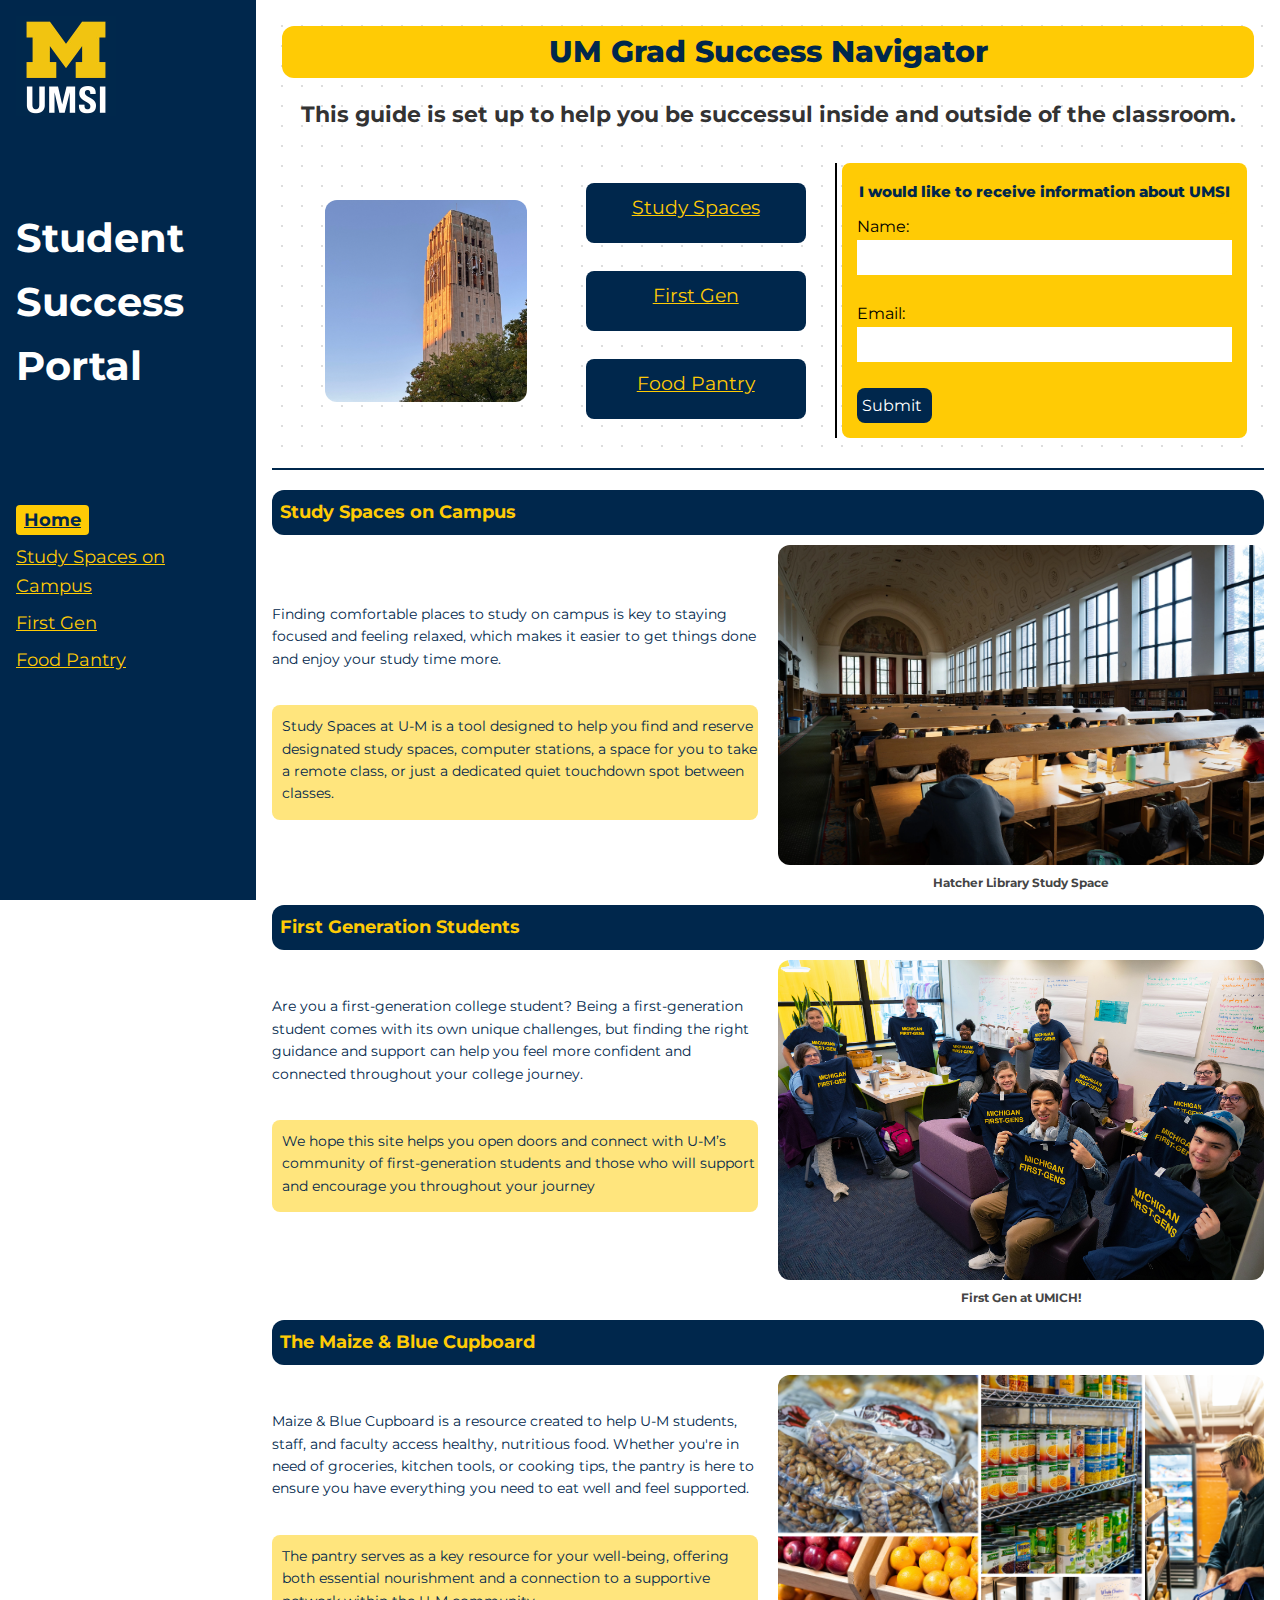
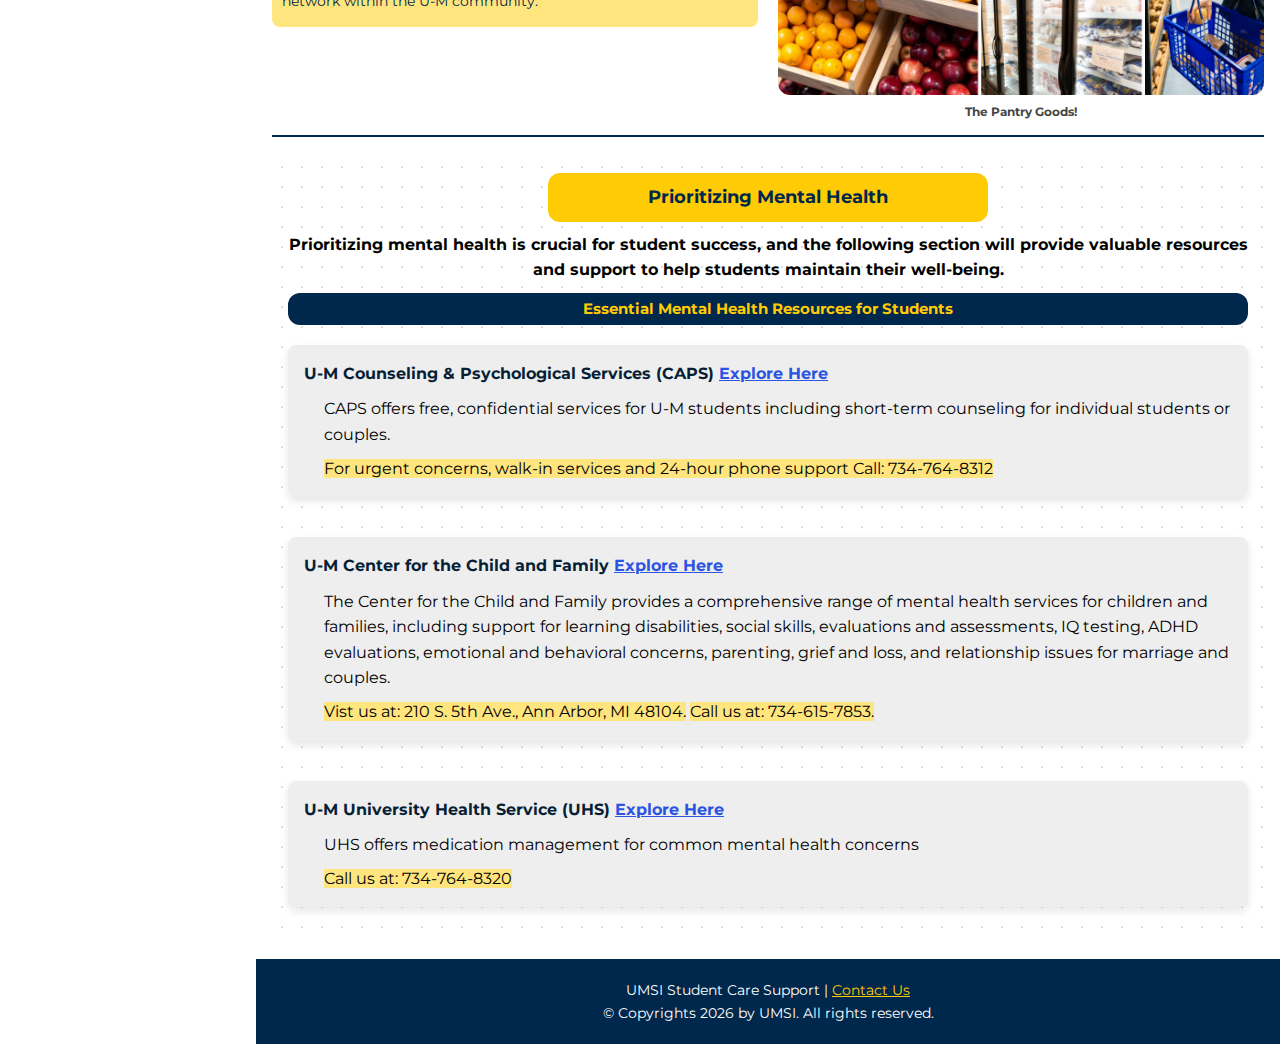
<file: index.html>
<!DOCTYPE html>
<html lang="en">
<head>
    <meta charset="UTF-8">
    <meta name="viewport" content="width=device-width, initial-scale=1.0">
    <link rel="stylesheet" href="css/reset.css">
    <link rel="stylesheet" href="css/style.css">
    <link href="https://fonts.googleapis.com/css2?family=Montserrat:wght@400;700&display=swap" rel="stylesheet">
    <title>Student Success Portal</title>
</head>
<body>
    <a href = "#main" class="skip">Skip to Main Content</a>
    <header>
        <img src="images/UMSI_signature_vertical_informal_solidblue.jpg" alt="UMSI Logo">
        <h1>Student Success Portal</h1>
        <div class="header">
            <label for="toggle" class="toggleBtn">&#9776;</label>
            <input type="checkbox" id="toggle">
            <ul class="navbar">
                <li><a href = "index.html" class="active" aria-current="page">Home</a></li>
                <li><a href = "Study_Spaces.html">Study Spaces on Campus</a></li>
                <li><a href = "First_Gen.html">First Gen</a></li>
                <li><a href = "Food_Pantry.html">Food Pantry</a></li>
            </ul>
        </div>
    </header>
    <main id="main">
        <section class="success">
            <h1>UM Grad Success Navigator</h1>
            <p>This guide is set up to help you be successul inside and outside of the classroom.</p>
            <img src="images/rack.png" alt="UM Clock Tower">
            <ol>
                <li><a href = "Study_Spaces.html">Study Spaces</a></li>
                <li><a href = "First_Gen.html">First Gen</a></li>
                <li><a href = "Food_Pantry.html">Food Pantry</a></li>
            </ol>
            <div class="vertical-line"></div>
            <form action="https://formspree.io/f/xdkogzwe" method="post">
                <h1>I would like to receive information about UMSI</h1>
                <label for="name">Name:</label>
                <input type="text" id="name" name="name" required><br><br>

                <label for="email">Email:</label>
                <input type="email" id="email" name="email" required><br><br>
                <input type="submit" value="Submit" class="submit">
            </form>
        </section>
        <hr>
        <section class="home_section">
            <h2>Study Spaces on Campus</h2>
            <article>
                <p>Finding comfortable places to study on campus is key to staying focused and feeling relaxed, which makes it easier to get things done and enjoy your study time more.</p>
                <figure>
                    <img src="images/MCOMMONS-DSC01659.jpg" width="1000" alt="Students study for exams in a crowded Hatcher Reference Room.">  <!-- Description and photo from the umich digital asset portal https://digitalassets.umich.edu/portals/djppo6wi/SI539AssetPortal -->
                    <figcaption>Hatcher Library Study Space</figcaption>
                </figure>
                <p>Study Spaces at U-M is a tool designed to help you find and reserve designated study spaces, computer stations, a space for you to take a remote class, or just a dedicated quiet touchdown spot between classes.</p>
                <!-- ^ Description from the umich study spaces website: https://studyspaces.umich.edu/ -->
            </article>
        </section>
        <section class="home_section">
            <h2>First Generation Students</h2>
            <article>
                <p>Are you a first-generation college student? Being a first-generation student comes with its own unique challenges, but finding the right guidance and support can help you feel more confident and connected throughout your college journey.</p>
                <figure>
                    <img src="images/first_gen_tshirts.png" width="1000" alt="A group of students all holding up t-shirts that say 'Michigan First-Gens'."> <!-- Photo from the umich First-Gen website https://firstgen.umich.edu/-->
                    <figcaption>First Gen at UMICH!</figcaption>
                </figure>
                <p>We hope this site helps you open doors and connect with U-M’s community of first-generation students and those who will support and encourage you throughout your journey</p>
            </article>
        </section>
        <section class="home_section">
            <h2>The Maize & Blue Cupboard</h2>
            <article>
                <p>Maize & Blue Cupboard is a resource created to help U-M students, staff, and faculty access healthy, nutritious food. Whether you're in need of groceries, kitchen tools, or cooking tips, the pantry is here to ensure you have everything you need to eat well and feel supported.</p>
                <figure>
                    <img src="images/pantry_collage.png" width="1000" alt="A collage of the different foods, pantry items, and set-up of the Maise & Blue Cupboard."> <!-- Photo from the Maize & Blue Cupboard website https://mbc.studentlife.umich.edu/-->
                    <figcaption>The Pantry Goods!</figcaption>
              </figure>
                <p>The pantry serves as a key resource for your well-being, offering both essential nourishment and a connection to a supportive network within the U-M community.</p>
            </article>
        </section>
        <hr>
        <section class="mental-health">
            <h2>Prioritizing Mental Health</h2>
            <p>Prioritizing mental health is crucial for student success, and the following section will provide valuable resources and support to help students maintain their well-being.</p>
            <article>
                <h3>Essential Mental Health Resources for Students</h3>
                <div class="box">
                    <h4>U-M Counseling & Psychological Services (CAPS) <a href="https://caps.umich.edu/">Explore Here </a></h4>
                    <ul>
                        <li>CAPS offers free, confidential services for U-M students including short-term counseling for individual students or couples.</li>  <!-- ^ Description from the umich CAPS website: https://caps.umich.edu/ -->
                        <li class="contact-info">For urgent concerns, walk-in services and 24-hour phone support Call: 734-764-8312</li>
                    </ul>
                </div>
                <div class="box">
                    <h4>U-M Center for the Child and Family  <a href="https://mari.umich.edu/uccf">Explore Here </a> </h4>
                    <ul>
                        <li>The Center for the Child and Family provides a comprehensive range of mental health services for children and families, including support for learning disabilities, social skills, evaluations and assessments, IQ testing, ADHD evaluations, emotional and behavioral concerns, parenting, grief and loss, and relationship issues for marriage and couples.</li>
                        <li class="contact-info">Vist us at: 210 S. 5th Ave., Ann Arbor, MI 48104.</li>
                        <li class="contact-info">Call us at: 734-615-7853.</li>
                    </ul>
                </div>
                <div class="box">
                    <h4>U-M University Health Service (UHS) <a href="https://uhs.umich.edu/mentalhealthsvcs">Explore Here </a></h4>
                    <ul>
                        <li>UHS offers medication management for common mental health concerns</li>
                        <li class="contact-info">Call us at: 734-764-8320</li>
                    </ul>
                </div>
            </article>
        </section>
    </main>
    <footer>
        <p>UMSI Student Care Support | <a href="https://www.si.umich.edu/student-experience/academic-success/umsi-student-care-report-and-student-support-resources">Contact Us </a></p>
        <p>© Copyrights <span id="year"></span> by UMSI. All rights reserved.</p>
    </footer>
    <script>
        document.getElementById("year").innerHTML = new Date().getFullYear();
    </script>
</body>
</html>
</file>
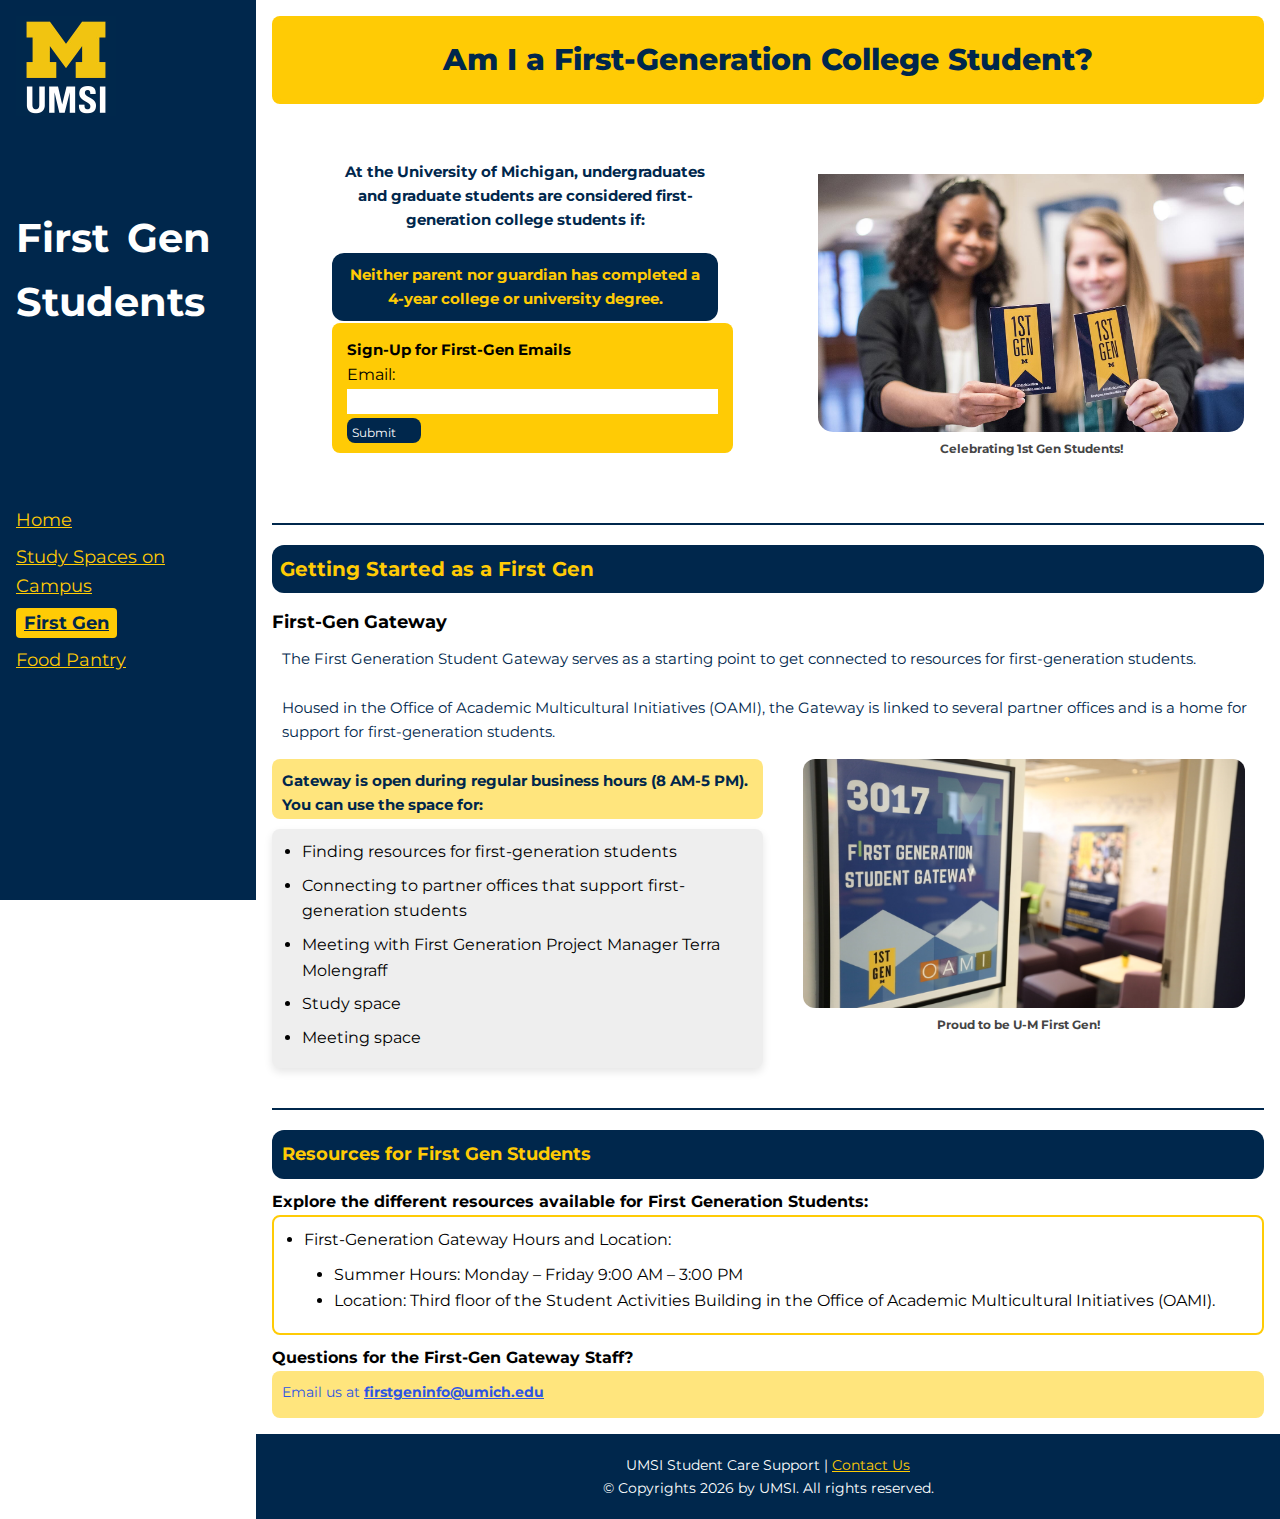
<file: First_Gen.html>
<!DOCTYPE html>
<html lang="en">
<head>
    <meta charset="UTF-8">
    <meta name="viewport" content="width=device-width, initial-scale=1.0">
    <link rel="stylesheet" href="css/reset.css">
    <link rel="stylesheet" href="css/style.css">
    <link href="https://fonts.googleapis.com/css2?family=Montserrat:wght@400;700&display=swap" rel="stylesheet">
    <title>First Generation</title>
</head>
<body>
    <a href = "#main" class="skip">Skip to Main Content</a>
    <header>
        <img src="images/UMSI_signature_vertical_informal_solidblue.jpg" alt="UM First Generation Logo"> <!--Photo from the U-M First Generation Website: https://firstgen.umich.edu/ -->
        <h1>First Gen Students</h1>
        <div class="header">
            <label for="toggle" class="toggleBtn">&#9776;</label>
            <input type="checkbox" id="toggle">
            <ul class="navbar">
                <li><a href = "index.html">Home</a></li>
                <li><a href = "Study_Spaces.html">Study Spaces on Campus</a></li>
                <li><a href = "First_Gen.html" class="active" aria-current="page">First Gen</a></li>
                <li><a href = "Food_Pantry.html">Food Pantry</a></li>
            </ul>
        </div>
    </header>
    <main id="main">
        <section class="gen">
            <div class="gen-head1">
                <h1>Am I a First-Generation College Student?</h1>
            </div>
                <p>At the University of Michigan, undergraduates and graduate students are considered first-generation college students if:</p>
            <div class="gen-head2">
                <p>Neither parent nor guardian has completed a 4-year college or university degree.</p> <!-- Description from the U-M First Generation Website: https://firstgen.umich.edu/ -->
            </div>
            <form action="https://formspree.io/f/xdkogzwe" method="post">
                <h1>Sign-Up for First-Gen Emails
                </h1>

                <label for="email">Email:</label>
                <input type="email" id="email" name="email" required><br>
                <input type="submit" value="Submit" class="submit">
              </form>

                <figure>
                <img src="images/Campus-Events-top-image-1-e1635196009973.jpg" width="1000" alt="Students holding up a '1st Gen' badge.">  <!-- Photo from the U-M DEI Website: https://odei.umich.edu/2021/11/01/first-generation-student-week-to-celebrate-accomplishments-challenges/ -->
                <figcaption>Celebrating 1st Gen Students!</figcaption>
            </figure>
        </section>
        <hr>
        <section class="gen2">
            <article>
                <h2>Getting Started as a First Gen</h2>
                <h3>First-Gen Gateway</h3>
                <p>The First Generation Student Gateway serves as a starting point to get connected to resources for first-generation students.</p>
                <p>Housed in the Office of Academic Multicultural Initiatives (OAMI), the Gateway is linked to several partner offices and is a home for support for first-generation students.</p>

                <div class="gen-head3">
                    <p>Gateway is open during regular business hours (8 AM-5 PM). You can use the space for:</p>
                <ul>
                    <li>Finding resources for first-generation students</li>
                    <li>Connecting to partner offices that support first-generation students</li>
                    <li>Meeting with First Generation Project Manager Terra Molengraff</li>
                    <li>Study space</li>
                    <li>Meeting space</li>
                </ul>
                <!-- Info from the U-M First Generation Website: https://firstgen.umich.edu/ -->
                <figure>
                    <img src="images/FGWebsite-Pic-1-scaled.jpg" width="1000" alt="Three U-M students proudly holding their First Generation T-shirts."> <!-- Photo from the U-M First Gen Website: https://firstgen.umich.edu/gateway/ -->
                    <figcaption>Proud to be U-M First Gen!</figcaption>
                </figure>
                </div>
            </article>
        </section>
        <hr>
        <section class="gen3">
            <article>
                <h2>Resources for First Gen Students</h2>
                <h3>Explore the different resources available for First Generation Students:</h3>
                <ul class="gen-list">
                    <li>
                        <span>First-Generation Gateway Hours and Location:</span>
                        <ul>
                            <li>Summer Hours: Monday – Friday 9:00 AM – 3:00 PM</li>
                            <li>Location: Third floor of the Student Activities Building in the Office of Academic Multicultural Initiatives (OAMI).</li>
                        </ul>
                    </li>
                </ul>
                <h4> Questions for the First-Gen Gateway Staff?</h4>
                <p>Email us at <a href="mailto:firstgeninfo@umich.edu">firstgeninfo@umich.edu</a></p>
            </article>
        </section>
    </main>
    <footer>
        <p>UMSI Student Care Support | <a href="https://www.si.umich.edu/student-experience/academic-success/umsi-student-care-report-and-student-support-resources">Contact Us </a></p>
        <p>© Copyrights <span id="year"></span> by UMSI. All rights reserved.</p>
    </footer>
    <script>
        document.getElementById("year").innerHTML = new Date().getFullYear();
    </script>
</body>
</html>
</file>
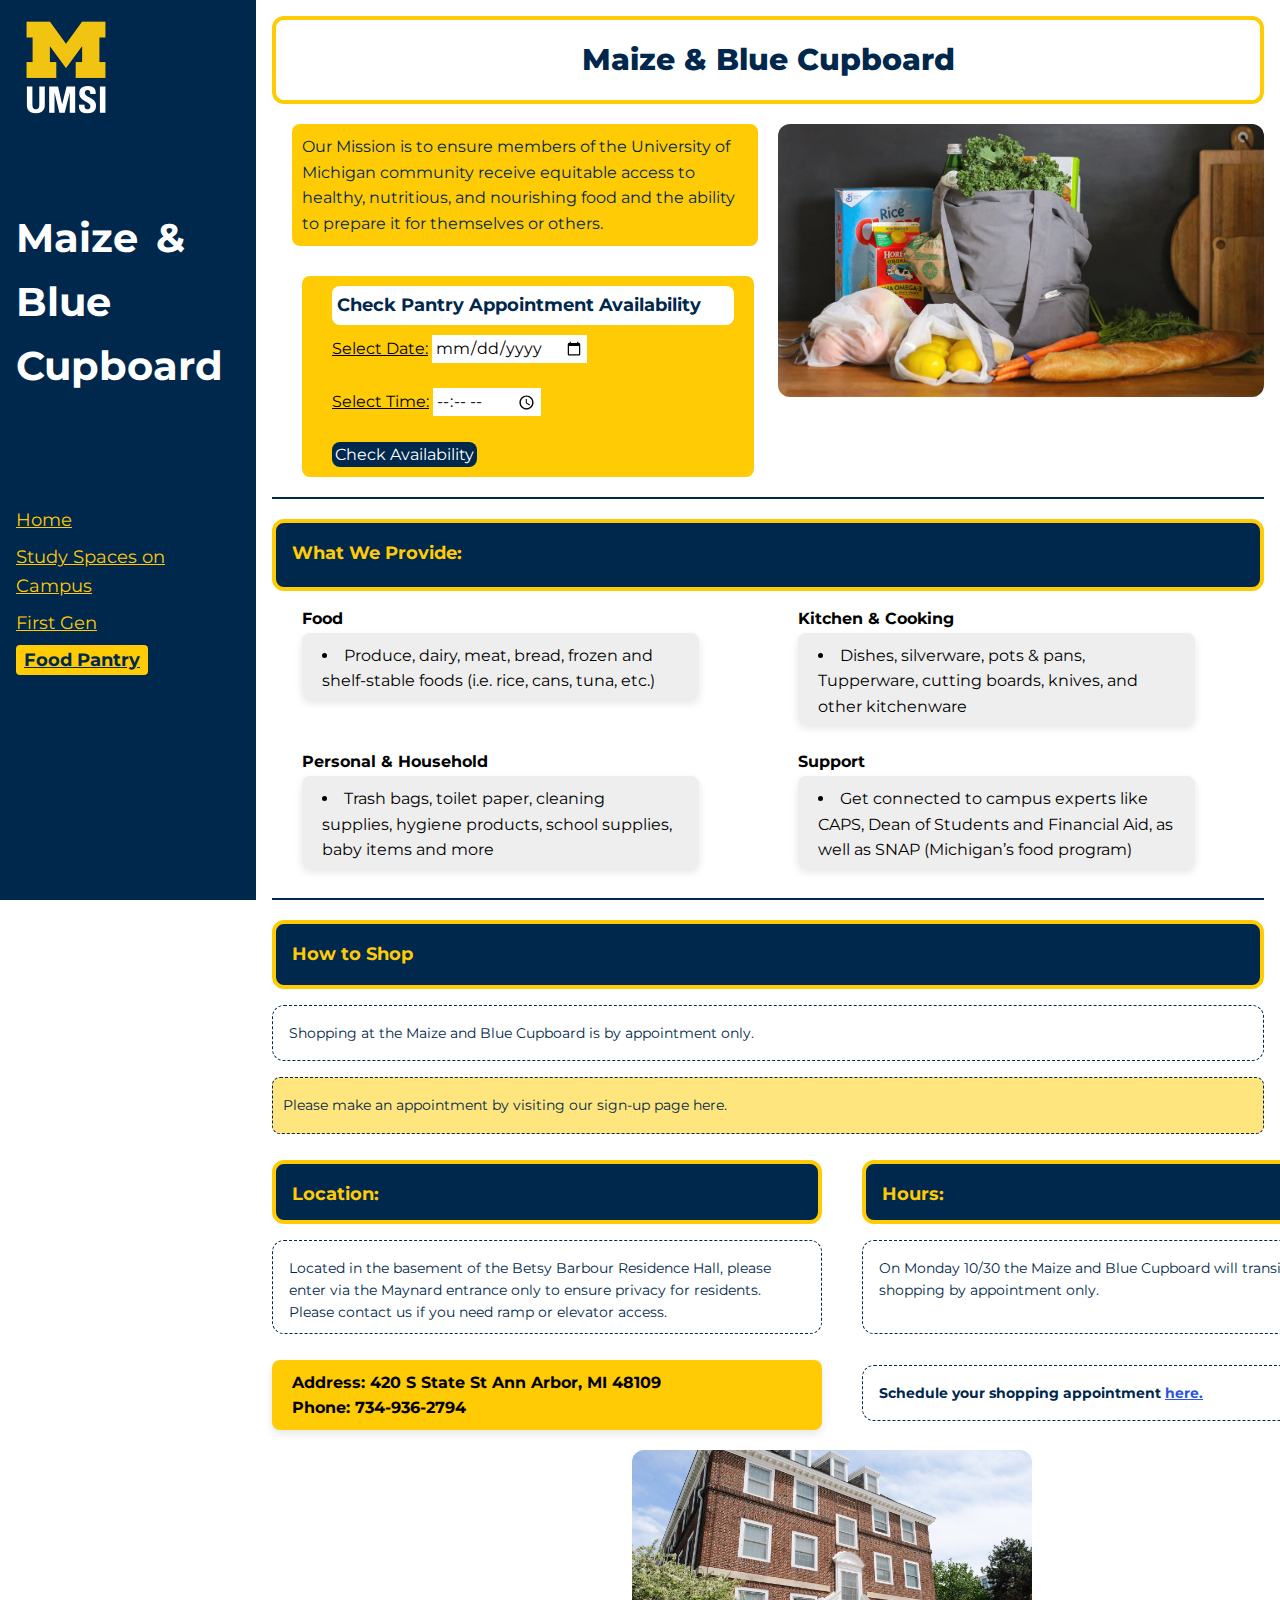
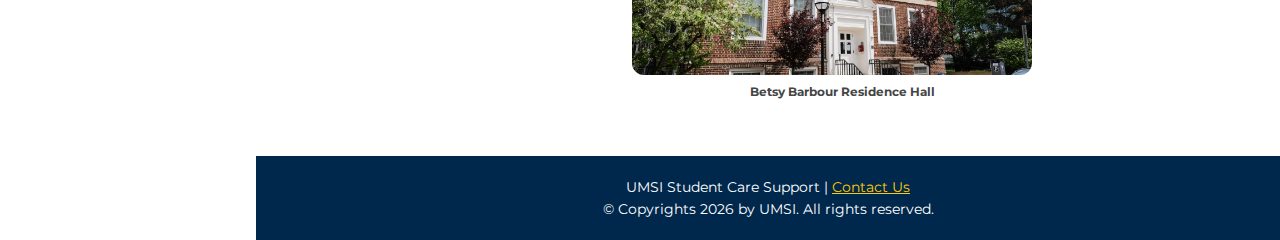
<file: Food_Pantry.html>
<!DOCTYPE html>
<html lang="en">
<head>
    <meta charset="UTF-8">
    <meta name="viewport" content="width=device-width, initial-scale=1.0">
    <link rel="stylesheet" href="css/reset.css">
    <link rel="stylesheet" href="css/style.css">
    <link href="https://fonts.googleapis.com/css2?family=Montserrat:wght@400;700&display=swap" rel="stylesheet">
    <title>Maize & Blue Cupboard</title>
</head>
<body>
    <a href = "#main" class="skip">Skip to Main Content</a>
    <header>
        <img src="images/UMSI_signature_vertical_informal_solidblue.jpg" alt="Maize & Blue Pantry Logo"> <!--Photo from the Maize & Blue Pantry Webstie: https://mbc.studentlife.umich.edu/ -->
        <h1>Maize & Blue Cupboard</h1>
        <div class="header">
            <label for="toggle" class="toggleBtn">&#9776;</label>
            <input type="checkbox" id="toggle">
            <ul class="navbar">
                <li><a href = "index.html">Home</a></li>
                <li><a href = "Study_Spaces.html">Study Spaces on Campus</a></li>
                <li><a href = "First_Gen.html">First Gen</a></li>
                <li><a href = "Food_Pantry.html" class="active" aria-current="page">Food Pantry</a></li>
            </ul>
        </div>
    </header>
    <main id="main">
        <section class="pantry1">
            <h1>Maize & Blue Cupboard</h1>
            <p>Our Mission is to ensure members of the University of Michigan community receive equitable access to healthy, nutritious, and nourishing food and the ability to prepare it for themselves or others.</p> <!--Description from the U-M Maize & Blue Cupboard Webstie: https://mbc.studentlife.umich.edu/ -->
            <figure>
                <img src="images/FullCircleToteAlly-HERO.webp" width="1000" alt="Bag of groceries on a table with groceries sitting around the bag as well."> <!--Photo from the Epicurious Website https://www.epicurious.com/shopping/my-search-for-the-best-reusable-grocery-bag-is-over-article -->
            </figure>
            <form id="availabilityForm" onsubmit="return showConfirmation(event)">
                <h2>Check Pantry Appointment Availability</h2>

                <label for="date">Select Date:</label>
                <input type="date" id="date" name="date" required><br><br>

                <label for="time">Select Time:</label>
                <input type="time" id="time" name="time" required><br><br>

                <input type="submit" value="Check Availability" class="submit">
            </form>

            <div id="confirmationMessage" class="confirm">
                <div class="study-form">
                    <span class="close-btn" onclick="closeConfirmation()">&times;</span>
                    <p>This is Available!</p>
                </div>
            </div>
            <script>
                function showConfirmation(event) {
                    event.preventDefault();
                    document.getElementById("confirmationMessage").style.display = "block";
                    document.getElementById("availabilityForm").reset();
                    return false;
                }
                function closeConfirmation() {
                    document.getElementById("confirmationMessage").style.display = "none";
                }
            </script>
        </section>
        <hr>
        <section class="pantry2">
            <article>
                <h2>What We Provide:</h2>
                    <h3>Food</h3>
                        <ul>
                            <li>Produce, dairy, meat, bread, frozen and shelf-stable foods (i.e. rice, cans, tuna, etc.)</li>
                        </ul>
                    <h3>Kitchen & Cooking</h3>
                        <ul>
                            <li>Dishes, silverware, pots & pans, Tupperware, cutting boards, knives, and other kitchenware</li>
                        </ul>
                    <h3>Personal & Household</h3>
                        <ul>
                            <li>Trash bags, toilet paper, cleaning supplies, hygiene products, school supplies, baby items and more</li>
                        </ul>
                    <h3>Support</h3>
                        <ul>
                            <li>Get connected to campus experts like CAPS, Dean of Students and Financial Aid, as well as SNAP (Michigan’s food program)</li>
                        </ul>
                <!--Info from the Maize & Blue Pantry Website: https://mbc.studentlife.umich.edu/ -->
        <hr>
            <div class="pantry2-2">
                <h2>How to Shop</h2>
                <p>Shopping at the Maize and Blue Cupboard is by appointment only.</p>
                <p>Please make an appointment by visiting our sign-up page <a href="https://calendly.com/mbcappointments/mbc-shopping-appointments?month=2024-09">here.</a></p>
            </div>
            </article>
        </section>
        <section class="pantry3">
            <h2>Location:</h2>
            <p>Located in the basement of the Betsy Barbour Residence Hall, please enter via the Maynard entrance only to ensure privacy for residents. Please contact us if you need ramp or elevator access.</p> <!--Info from the U-M Maize & Blue Cupboard Webstie: https://mbc.studentlife.umich.edu/ -->
            <ul>
                <li>Address: 420 S State St Ann Arbor, MI 48109</li>
                <li>Phone: 734-936-2794</li>
            </ul>
            <h2>Hours:</h2>
            <p>On Monday 10/30 the Maize and Blue Cupboard will transition to shopping by appointment only.</p>
            <div class="schedule">
                <p>Schedule your shopping appointment <a href="https://calendly.com/mbcappointments/mbc-shopping-appointments?month=2024-09">here.</a></p>
            </div>
            <figure>
                <img src="images/XP2S1650.jpg" width="1000" alt="Betsy Barbour Residence Hall."> <!--Photo from the U-M Campus Map Website https://maps.studentlife.umich.edu/building/betsy-barbour-house -->
                <figcaption>Betsy Barbour Residence Hall</figcaption>
            </figure>
        </section>
    </main>
    <footer>
        <p>UMSI Student Care Support | <a href="https://www.si.umich.edu/student-experience/academic-success/umsi-student-care-report-and-student-support-resources">Contact Us </a></p>
        <p>© Copyrights <span id="year"></span> by UMSI. All rights reserved.</p>
    </footer>
    <script>
        document.getElementById("year").innerHTML = new Date().getFullYear();
    </script>
</body>
</html>
</file>
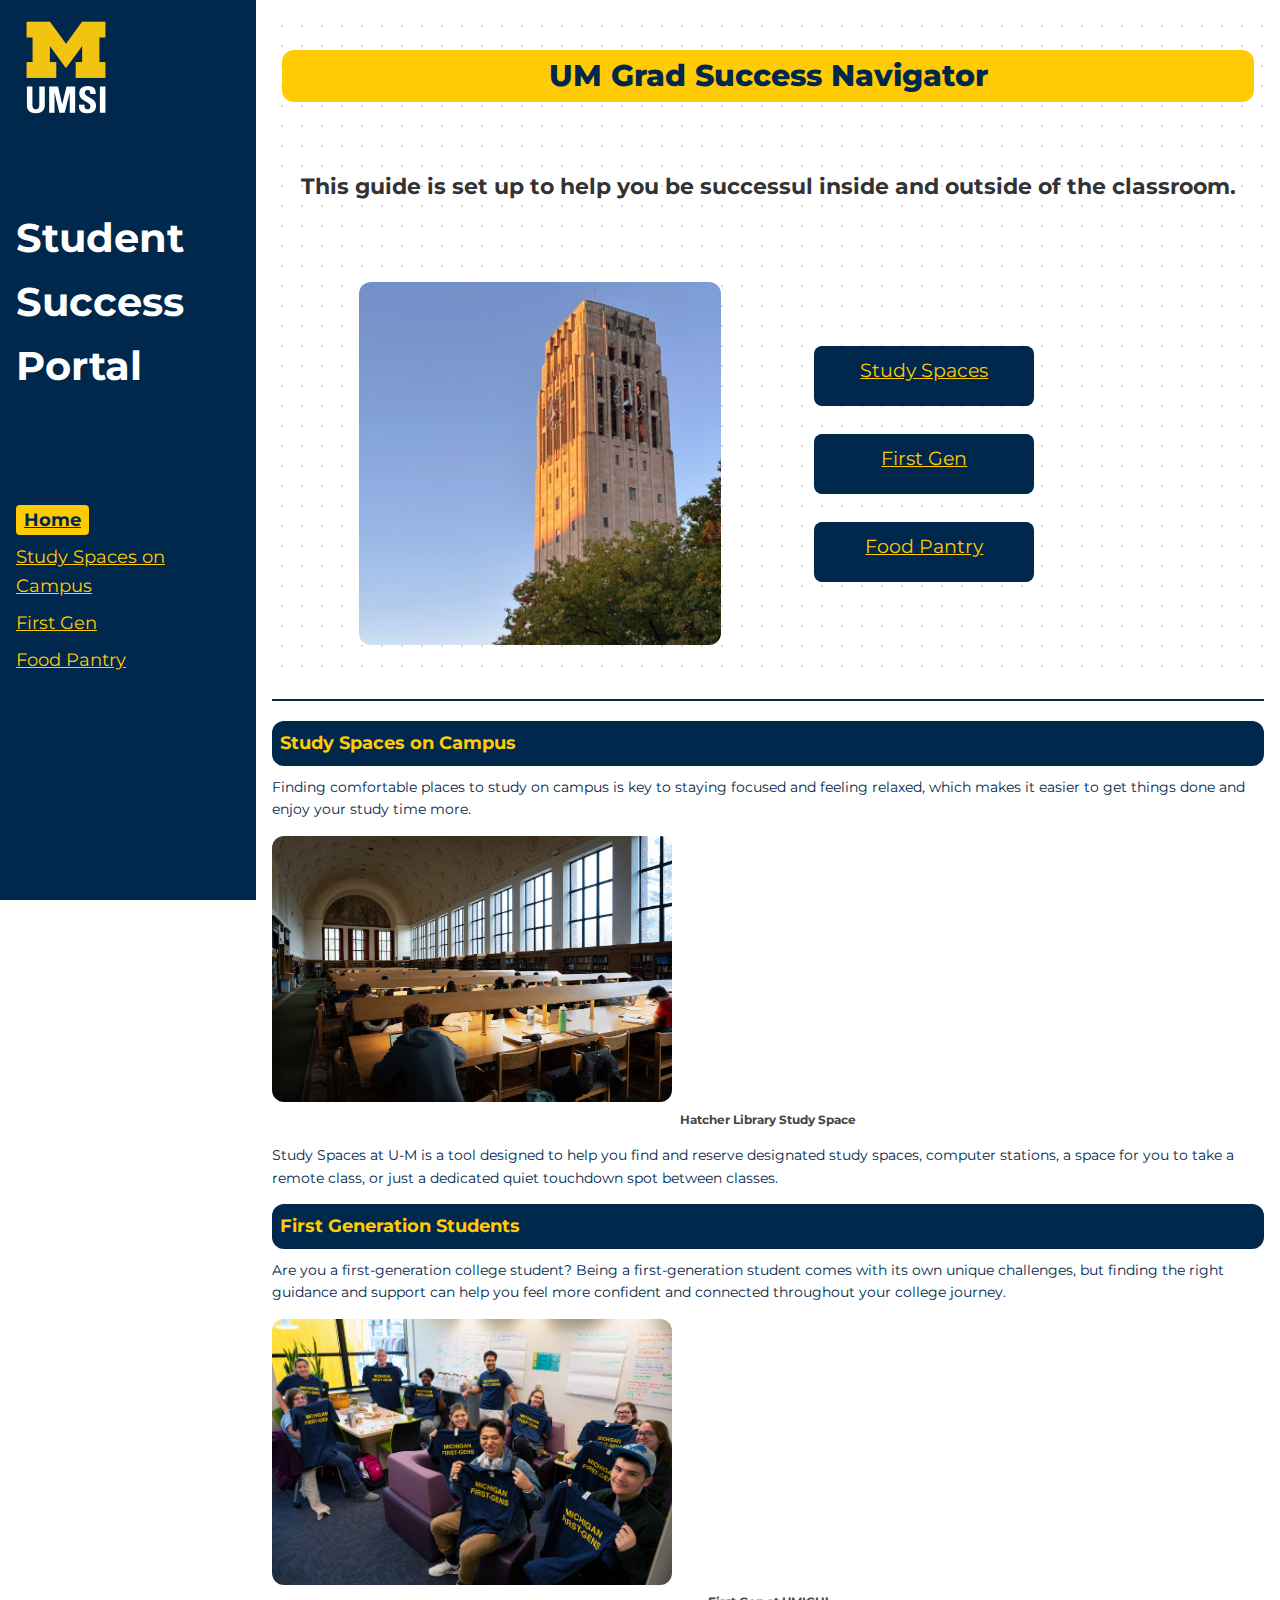
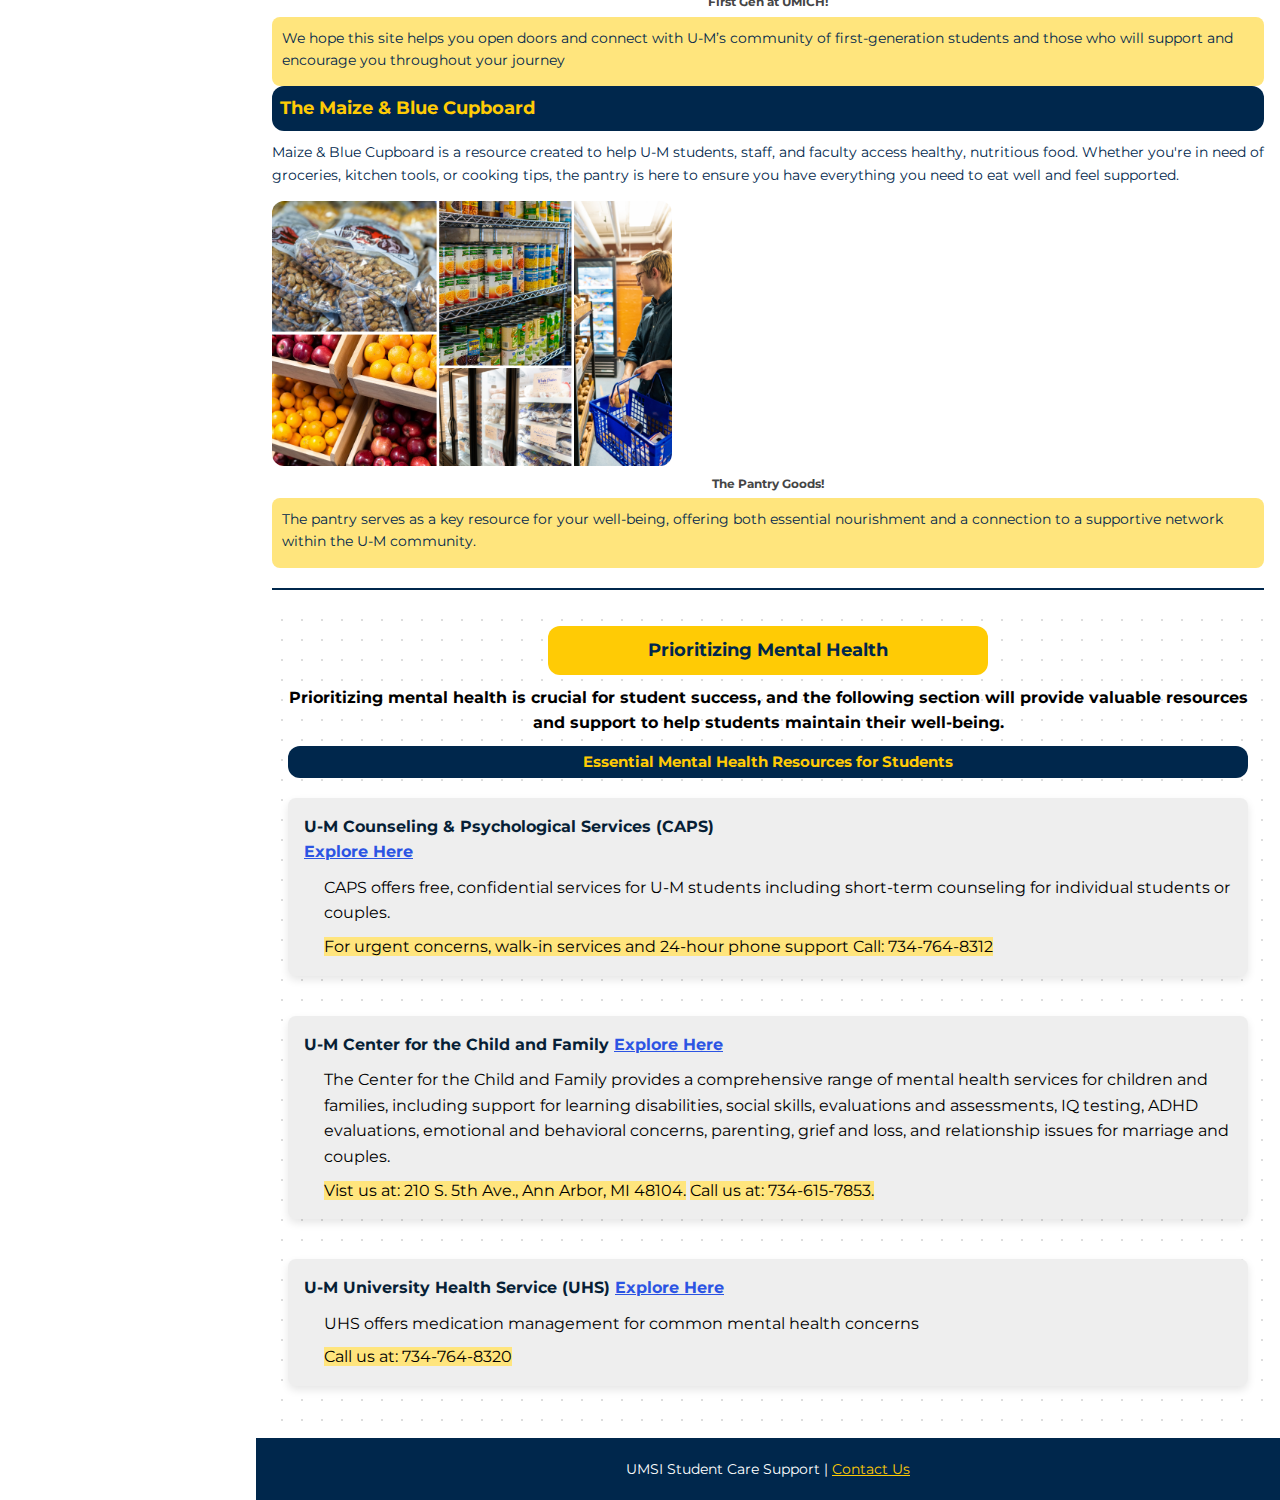
<file: Home.html>
<!DOCTYPE html>
<html lang="en">
<head>
    <meta charset="UTF-8">
    <meta name="viewport" content="width=device-width, initial-scale=1.0">
    <link rel="stylesheet" href="css/reset.css">
    <link rel="stylesheet" href="css/style.css">
    <link href="https://fonts.googleapis.com/css2?family=Montserrat:wght@400;700&display=swap" rel="stylesheet">
    <title>Student Success Portal</title>
</head>
<body>
    <a href = "#main" class="skip">Skip to Main Content</a>
    <header>
        <img src="images/UMSI_signature_vertical_informal_solidblue.jpg" alt="UMSI Logo">
        <h1>Student Success Portal</h1>
        <div class="header">
            <label for="toggle" class="toggleBtn">&#9776;</label>
            <input type="checkbox" id="toggle">
            <ul class="navbar">
                <li><a href = "Home.html" class="active" aria-current="page">Home</a></li>
                <li><a href = "Study_Spaces.html">Study Spaces on Campus</a></li>
                <li><a href = "First_Gen.html">First Gen</a></li>
                <li><a href = "Food_Pantry.html">Food Pantry</a></li>
            </ul>
        </div>
    </header>
    <main id="main">
        <section class="success">
            <h1>UM Grad Success Navigator</h1>
            <p>This guide is set up to help you be successul inside and outside of the classroom.</p>
            <img src="images/rack.png" alt="UM Clock Tower">
            <ol>
                <li><a href = "Study_Spaces.html">Study Spaces</a></li>
                <li><a href = "First_Gen.html">First Gen</a></li>
                <li><a href = "Food_Pantry.html">Food Pantry</a></li>
            </ol>
        </section>
        <hr>
        <section>
            <h2>Study Spaces on Campus</h2>
            <p>Finding comfortable places to study on campus is key to staying focused and feeling relaxed, which makes it easier to get things done and enjoy your study time more.</p>
            <article>
                <figure>
                    <img src="images/MCOMMONS-DSC01659.jpg" width="1000" alt="Students study for exams in a crowded Hatcher Reference Room.">  <!-- Description and photo from the umich digital asset portal https://digitalassets.umich.edu/portals/djppo6wi/SI539AssetPortal -->
                    <figcaption>Hatcher Library Study Space</figcaption>
                </figure>
                <p>Study Spaces at U-M is a tool designed to help you find and reserve designated study spaces, computer stations, a space for you to take a remote class, or just a dedicated quiet touchdown spot between classes.</p>
                <!-- ^ Description from the umich study spaces website: https://studyspaces.umich.edu/ -->
            </article>
        </section>
        <section>
            <h2>First Generation Students</h2>
            <article>
                <p>Are you a first-generation college student? Being a first-generation student comes with its own unique challenges, but finding the right guidance and support can help you feel more confident and connected throughout your college journey.</p>
                <figure>
                    <img src="images/first_gen_tshirts.png" width="1000" alt="A group of students all holding up t-shirts that say 'Michigan First-Gens'."> <!-- Photo from the umich First-Gen website https://firstgen.umich.edu/-->
                    <figcaption>First Gen at UMICH!</figcaption>
                </figure>
                <p>We hope this site helps you open doors and connect with U-M’s community of first-generation students and those who will support and encourage you throughout your journey</p>
            </article>
        </section>
        <section>
            <h2>The Maize & Blue Cupboard</h2>
            <article>
                <p>Maize & Blue Cupboard is a resource created to help U-M students, staff, and faculty access healthy, nutritious food. Whether you're in need of groceries, kitchen tools, or cooking tips, the pantry is here to ensure you have everything you need to eat well and feel supported.</p>
                <figure>
                    <img src="images/pantry_collage.png" width="1000" alt="A collage of the different foods, pantry items, and set-up of the Maise & Blue Cupboard."> <!-- Photo from the Maize & Blue Cupboard website https://mbc.studentlife.umich.edu/-->
                    <figcaption>The Pantry Goods!</figcaption>
              </figure>
                <p>The pantry serves as a key resource for your well-being, offering both essential nourishment and a connection to a supportive network within the U-M community.</p>
            </article>
        </section>
        <hr>
        <section class="mental-health">
            <h2>Prioritizing Mental Health</h2>
            <p>Prioritizing mental health is crucial for student success, and the following section will provide valuable resources and support to help students maintain their well-being.</p>
            <article>
                <h3>Essential Mental Health Resources for Students</h3>
                <div class="box">
                    <h4>U-M Counseling & Psychological Services (CAPS) <a href="https://caps.umich.edu/"> <br> Explore Here </a></h4>
                    <ul>
                        <li>CAPS offers free, confidential services for U-M students including short-term counseling for individual students or couples.</li>  <!-- ^ Description from the umich CAPS website: https://caps.umich.edu/ -->
                        <li class="contact-info">For urgent concerns, walk-in services and 24-hour phone support Call: 734-764-8312</li>
                    </ul>
                </div>
                <div class="box">
                    <h4>U-M Center for the Child and Family  <a href="https://mari.umich.edu/uccf">Explore Here </a> </h4>
                    <ul>
                        <li>The Center for the Child and Family provides a comprehensive range of mental health services for children and families, including support for learning disabilities, social skills, evaluations and assessments, IQ testing, ADHD evaluations, emotional and behavioral concerns, parenting, grief and loss, and relationship issues for marriage and couples.</li>
                        <li class="contact-info">Vist us at: 210 S. 5th Ave., Ann Arbor, MI 48104.</li>
                        <li class="contact-info">Call us at: 734-615-7853.</li>
                    </ul>
                </div>
                <div class="box">
                    <h4>U-M University Health Service (UHS) <a href="https://uhs.umich.edu/mentalhealthsvcs">Explore Here </a></h4>
                    <ul>
                        <li>UHS offers medication management for common mental health concerns</li>
                        <li class="contact-info">Call us at: 734-764-8320</li>
                    </ul>
                </div>
            </article>
        </section>
    </main>
    <footer>
        <p>UMSI Student Care Support | <a href="https://www.si.umich.edu/student-experience/academic-success/umsi-student-care-report-and-student-support-resources">Contact Us </a></p>
    </footer>
</body>
</html>
</file>
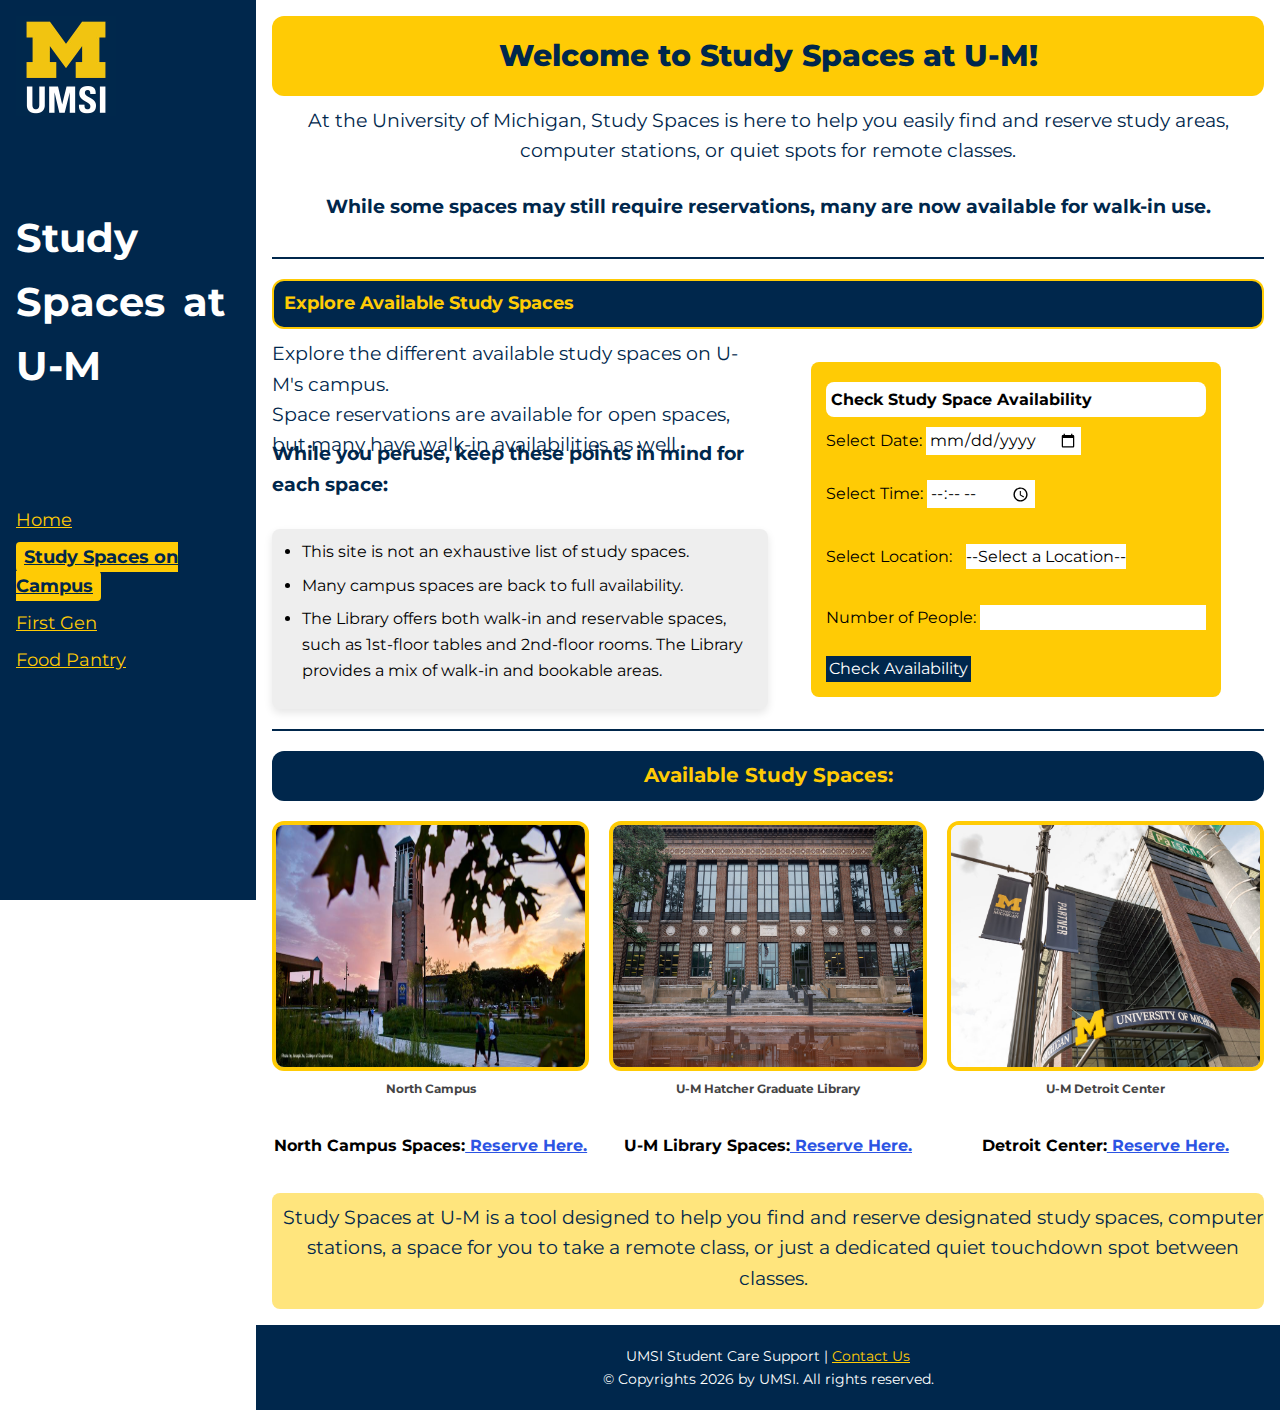
<file: Study_Spaces.html>
<!DOCTYPE html>
<html lang="en">
<head>
    <meta charset="UTF-8">
    <meta name="viewport" content="width=device-width, initial-scale=1.0">
    <link rel="stylesheet" href="css/reset.css">
    <link rel="stylesheet" href="css/style.css">
    <link href="https://fonts.googleapis.com/css2?family=Montserrat:wght@400;700&display=swap" rel="stylesheet">
    <title>Study Spaces on Campus</title>
</head>
<body>
    <a href = "#main" class="skip">Skip to Main Content</a>
    <header>
        <img src="images/UMSI_signature_vertical_informal_solidblue.jpg" alt="UM Study Spaces Logo">
        <h1>Study Spaces at U-M</h1>
        <div class="header">
            <label for="toggle" class="toggleBtn">&#9776;</label>
            <input type="checkbox" id="toggle">
            <ul class="navbar">
                <li><a href = "index.html">Home</a></li>
                <li><a href = "Study_Spaces.html" class="active" aria-current="page">Study Spaces on Campus</a></li>
                <li><a href = "First_Gen.html">First Gen</a></li>
                <li><a href = "Food_Pantry.html">Food Pantry</a></li>
            </ul>
        </div>
    </header>
    <main id="main">
        <section class="study">
            <h1>Welcome to Study Spaces at U-M!</h1>
            <p>At the University of Michigan, Study Spaces is here to help you easily find and reserve study areas, computer stations, or quiet spots for remote classes.</p>
            <div class="study-head1">
                <p>While some spaces may still require reservations, many are now available for walk-in use.</p>
            </div>
            <div class="study-head2">
                <p>This site aims to guide you to the most suitable options for your study needs,
                though it may not include every available space on campus.</p>
            </div>
            <div class="study-img1">
                <img src="images/1245372.png" alt="Cartoon of a book coming out of a computer.">
                <img src="images/1245372.png" alt="Cartoon of a book coming out of a computer.">
                <img src="images/1245372.png" alt="Cartoon of a book coming out of a computer.">
                <img src="images/1245372.png" alt="Cartoon of a book coming out of a computer.">
                <img src="images/1245372.png" alt="Cartoon of a book coming out of a computer.">
            </div>
            <hr>
            <article>
                <div class="study-heading">
                    <h2>Explore Available Study Spaces</h2>
                        <p>Explore the different available study spaces on U-M's campus. <br> Space reservations are available for open spaces, but many have walk-in availabilities as well.</p>
                        <div class="study-head3">
                            <p>While you peruse, keep these points in mind for each space:</p>
                        </div>
                        <ul>
                            <li>This site is not an exhaustive list of study spaces.</li>
                            <li>Many campus spaces are back to full availability.</li>
                            <li>The Library offers both walk-in and reservable spaces, such as 1st-floor tables and 2nd-floor rooms. The Library provides a mix of walk-in and bookable areas.</li>
                        </ul>

                        <form id="availabilityForm" onsubmit="return showConfirmation(event)">
                            <h3>Check Study Space Availability</h3>

                            <label for="date">Select Date:</label>
                            <input type="date" id="date" name="date" required><br><br>

                            <label for="time">Select Time:</label>
                            <input type="time" id="time" name="time" required><br><br>

                            <label for="location">Select Location:</label>
                            <select id="location" name="location" required>
                                <option value="">--Select a Location--</option>
                                <option value="hatcher_library">North Campus</option>
                                <option value="duderstadt_center">U-M Library Spaces</option>
                                <option value="shapiro_library">Detroit Center</option>
                            </select><br><br>

                            <label for="capacity">Number of People:</label>
                            <input type="number" id="capacity" name="capacity" min="1" required><br><br>

                            <input type="submit" value="Check Availability" class="submit">
                        </form>
                        <div id="confirmationMessage" class="confirm">
                            <div class="study-form">
                                <span class="close-btn" onclick="closeConfirmation()">&times;</span>
                                <p>This is Available!</p>
                            </div>
                        </div>
                        <script>
                            function showConfirmation(event) {
                                event.preventDefault();
                                document.getElementById("confirmationMessage").style.display = "block";
                                document.getElementById("availabilityForm").reset();
                                return false;
                            }
                            function closeConfirmation() {
                                document.getElementById("confirmationMessage").style.display = "none";
                            }
                        </script>
                </div>
                <hr>
                <div class="study-head4">
                    <h2>Available Study Spaces:</h2>
                        <h3 class="north-campus">North Campus Spaces:<a href="https://umich-nc.libcal.com/"> Reserve Here.</a></h3>
                        <figure>
                            <img src="images/North_Campus.jpg" width="1000" alt="U-M's North Campus.">  <!-- Photo from the umich digital asset portal https://digitalassets.umich.edu/portals/djppo6wi/SI539AssetPortal -->
                            <figcaption>North Campus</figcaption>
                        </figure>
                        <hr class="dashed-line">
                        <h3 class="library-spaces">U-M Library Spaces:<a href="https://umich.libcal.com/"> Reserve Here.</a></h3>
                        <figure>
                            <img src="images/Hatcher-4.jpg.jpg" width="1000" alt="The Front of the Hatcher Graduate Library.">  <!-- Photo from the umich digital asset portal https://digitalassets.umich.edu/portals/djppo6wi/SI539AssetPortal -->
                            <figcaption>U-M Hatcher Graduate Library</figcaption>
                        </figure>
                        <hr class="dashed-line">
                        <h3 class="detroit-center">Detroit Center:<a href="https://umich-cc.libcal.com/reserve/dc"> Reserve Here.</a></h3>
                        <figure>
                            <img src="images/Detroit_Center.jpg" width="1000" alt="The U-M Detroit Center.">  <!-- Photo from the umich digital asset portal https://digitalassets.umich.edu/portals/djppo6wi/SI539AssetPortal -->
                            <figcaption>U-M Detroit Center</figcaption>
                        </figure>
                </div>
                <p>Study Spaces at U-M is a tool designed to help you find and reserve designated study spaces, computer stations, a space for you to take a remote class, or just a dedicated quiet touchdown spot between classes.</p>
                <!-- ^ Description from the umich study spaces website: https://studyspaces.umich.edu/ -->
            </article>
        </section>
    </main>
    <footer>
        <p>UMSI Student Care Support | <a href="https://www.si.umich.edu/student-experience/academic-success/umsi-student-care-report-and-student-support-resources">Contact Us </a></p>
        <p>© Copyrights <span id="year"></span> by UMSI. All rights reserved.</p>
    </footer>
    <script>
        document.getElementById("year").innerHTML = new Date().getFullYear();
    </script>
</body>
</html>
</file>
<file: css/style.css>
/*Header of Page*/
.skip {
    position: absolute;
    left: -10000px;
    top: auto;
    width: 0.0625rem;
    height: 0.0625rem;
    padding: 0.625rem;
    overflow: hidden;
    background-color: #FFCB05;
}

.skip:focus {
    position: static;
    width: auto;
    height: auto;
}

body {
    font-family: 'Montserrat', sans-serif;
    line-height: 1.6;
}

a {
    color: #00274C;
    text-decoration: none;
}

a:hover{
    color: #ffffff;
    text-decoration-color: #ffffff;
}

header {
    display: grid;
    grid-auto-flow: column;
    gap: 1rem;
    padding: 1rem;
    background-color: #00274C;
    color: white;
    position: relative;
    align-items: center;
}

header img {
    width: 3rem;
}

header h1 {
    color: #FFCB05;
    font-size: 1.25rem;
    margin: 0;
    font-weight: 800;
    justify-items: start;
}

.toggleBtn {
    font-size: 2.5rem;
    cursor: pointer;
    color: #FFCB05;
    justify-items: end;
}

.toggleBtn:hover {
    color: #ffffff;
}

#toggle {
    display: none;
}

#toggle:checked ~ .navbar {
    display: grid;
}

.navbar {
    display: none;
    position: absolute;
    top: 4rem;
    right: 1rem;
    background-color: #FFCB05;
    padding: 1rem;
    border-radius: 5px;
    box-shadow: 0 4px 8px rgba(0, 0, 0, 0.2);
    z-index: 10;
    grid-template-rows: repeat(4, auto);
    gap: 8px;
}

.navbar li {
    margin: 0.5rem 0;
    text-decoration: underline;
    text-decoration-color: #00274C;
}

.navbar a {
    color: #00274C;
    text-decoration: underline;
    text-decoration-color: #00274C;
}

.navbar a:hover {
    color: #ffffff;
    text-decoration-color: #ffffff;
}

.navbar a.active {
    font-weight: bold;
    background-color: #00274C;
    color: #FFCB05;
    text-decoration: underline;
    padding: 0.25rem 0.5rem;
    border-radius: 0.25rem;
}

.navbar a.active:hover {
    background-color: #ffffff;
    color: #FFCB05;
    border-color: #FFCB05;
}

/* Body of Home Page */

main {
    padding: 16px;
}

.success {
    display: grid;
    grid-template-columns: auto auto;
    grid-template-rows: auto auto auto;
    gap: 1rem;
    align-items: center;
    background-image: radial-gradient(circle, #ddd 1px, transparent 1px);
    background-size: 1.25rem 1.25rem;
    border-radius: 0.75rem;
    padding: 10px;
}

.success h1 {
    color: #00274C;
    font-size: 1.25rem;
    margin: 0;
    font-weight: 800;
    text-align: center;
    background-color: #FFCB05;
    padding: 0.125rem;
    border-radius: 0.75rem;
    grid-row: 1;
    grid-column: 1 / -1;
}

main .success p {
    padding-top: 0.1875rem;
    color: #333;
    font-size: 0.9375rem;
    font-weight: bold;
    text-align: center;
    grid-row: 2;
    grid-column: 1 / -1;
}

main .success img {
    width: 100%;
    grid-row: 3;
    border-radius: 0.75rem;
    grid-column: 1
}

main .success ol{
    grid-column: 2;
    grid-row: 3;
}

.success ol {
    list-style-type: none;
    padding: 0;
}

.success ol li {
    margin: 0.5rem 0;
}

.success ol li a {
    display: inline-block;
    padding: 0.625rem 1.25rem;
    background-color: #00274C;
    color: #FFCB05;
    border-radius: 0.5rem;
    text-align: center;
    transition: background-color 0.3s ease;
    width: 8.125rem;
}

.success ol li a:hover {
    background-color: #FFCB05;
    color: #00274C;
}

.success form{
    display: none;
}

hr {
    border: none;
    border-top: 0.125rem solid #00274C;
    margin: 1.25rem 0;
    width: 100%;
}

section h2 {
    color: #FFCB05;
    font-weight: bold;
    font-size: 1.125rem;
    padding: 0.5rem 0.5rem 0.5rem 0.5rem;
    background-color: #00274C;
    border-width: 10px;
    border-radius: 0.75rem;
}

section p {
    padding-top: 10px;
    color: #00274C;
    font-size: 14px;
    padding-bottom: 15px;
}

section img {
    border: #FFCB05;
    border-width: 10px;
    border-radius: 12px;
    width: 400px;
}

article figcaption{
    font-size: 0.75rem;
    padding-bottom: 0.3125rem;
    font-weight: bold;
    color: #454545;
    text-align: center;
}

.mental-health {
    display: grid;
    place-items: center;
    width: 100%;
    background-image: radial-gradient(circle, #ddd 1px, transparent 1px);
    background-size: 20px 20px;
    border-radius: 12px;
    padding: 16px;
}

.mental-health h2 {
    color: #00274C;
    font-weight: bold;
    font-size: 18px;
    font-size: 1.125rem;
    padding: 0.3125rem 0.625rem;
    background-color: #FFCB05;
    border-radius: 0.75rem;
    text-align: center;
}

.mental-health p {
    padding-top: 0.625rem;
    color: #000000;
    font-size: 1rem;
    padding-bottom: 0.625rem;
    font-weight: bold;
    text-align: center;
}

.mental-health h3 {
    color: #FFCB05;
    background-color: #00274C;
    font-weight: bold;
    border-radius: 12px;
    font-size: 15px;
    text-align: center;
    padding: 4px 8px;
    display: inline-block;
}

.box {
    background-color: #eeeeee;
    padding: 1rem;
    margin: 1.25rem 0;
    border-radius: 8px;
    box-shadow: 0 4px 8px rgba(0, 0, 0, 0.1);
}

.box h4 {
    color: #071f36;
    font-weight: bold;
    margin-bottom: 0.625rem;
}

.box a {
    color: #2c54e3;
    text-decoration: underline;
}

.box a:hover {
    background-color: #FFCB05;
    color: #00274C;
}

.box ul {
    padding-left: 20px;
}

.box ul li {
    margin-bottom: 8px;
}

.contact-info {
    font-weight: bold;
    background-color: #ffe57d;
    border-radius: 12px;
    padding-left: 10px;
}

/* Footer */
footer {
    background-color: #00274C;
    color: white;
    padding: 1.25rem;
    font-size: 0.875rem;
    text-align: center;
}

footer a {
    color: #FFCB05;
    text-decoration: underline;
}

footer a:hover {
    color: #ffffff;
    text-decoration: none;
}

/* Study Spaces */
.study h1 {
    color: #00274C;
    font-size: 18px;
    margin: 0;
    font-weight: 800;
    text-align: center;
    background-color: #FFCB05;
    border-radius: 12px;
    padding: 16px;
}
.study p {
    font-size: 16px;
}

.study-img1 {
    display: grid;
    grid-template-columns: repeat(5, 1fr);
    gap: 10px;
    justify-items: center;
    padding-top: 10px;
}

.study-img1 img{
    width: 20px;
    border-radius: 8px;
}

.study-head1 p {
    font-weight: bold;
    font-size: 16px;
}

.study-head2 p {
    color: #00274C;
}

.study-head2 p {
    color: #FFCB05;
    background-color: #00274C;
    padding: 10px;
    border-radius: 12px;
    text-align: center;
}

.study-heading h2{
    text-align: center;
    font-weight: bold;
    font-size: 18px;
    border: 2px solid #FFCB05;
    border-radius: 12px;
    padding-left: 10px;
    padding-right: 10px;
}

.study-head3 p{
    font-weight: bold;
}

.study ul{
    list-style-type: disc;
    padding-left: 30px;
    padding-top: 10px;
    padding-right: 10px;
    padding-bottom: 10px;
    background-color: #eeeeee;
    margin: 20px 0;
    border-radius: 8px;
    box-shadow: 0 4px 8px rgba(0, 0, 0, 0.1);
}

.study li {
    margin-bottom: 8px;
}

.study-heading form{
    display: none;
}

.study-head4 h2{
    font-size: 20px;
    font-weight: bold;
    color: #FFCB05;
    background-color: #00274C;
    border-radius: 12px;
    padding-left: 10px;
    padding-right: 10px;
}

.study-head4 h3{
    padding-top: 10px;
    font-weight: bold;
    text-align: center;
}

.study-head4 h3 a{
    color: #2c54e3;
    text-decoration: underline;
}

.study-head4 h3 a:hover {
    background-color: #FFCB05;
    color: #00274C;
}

.study-head4 img {
    border: 4px solid #FFCB05;
}

.study-head4 figcaption {
    color: #454545;
}

.dashed-line {
    border: none;
    border-top: 2px dashed #d4d4d4;
    margin: 20px auto;
    width: 70%;
}

/*First Gen*/

.gen-head1 h1 {
    color: #00274C;
    font-size: 20px;
    margin: 0;
    font-weight: 800;
    text-align: center;
    border: 4px solid #FFCB05;
    border-radius: 12px;
    padding: 16px;
}
.gen p {
    font-size: 16px;
    font-weight: bold;
}

.gen-head2 p{
    background-color: #00274C;
    color: #FFCB05;
    font-weight: bold;
    border-radius: 12px;
    padding: 10px;
}

.gen figcaption{
    font-size: 12px;
    font-weight: bold;
    color: #454545;
    padding-bottom: 5px;
    text-align: center;
}

.gen img{
    padding-top: 20px;
    border-radius: 15px;
}

.gen2 h3{
    font-weight: bold;
    padding-top: 15px;
}

.gen2 p{
    font-size: 15px;
}

.gen-head3 p{
    font-weight: bold;
}

.gen2 ul{
    list-style-type: disc;
    padding-left: 30px;
    padding-top: 10px;
    padding-right: 10px;
    padding-bottom: 10px;
    background-color: #eeeeee;
    margin: 20px 0;
    border-radius: 8px;
    box-shadow: 0 4px 8px rgba(0, 0, 0, 0.1);
}

.gen2 li {
    margin-bottom: 8px;
}

.gen3 h2{
    background-color: #00274C;
    color: #FFCB05;
    font-weight: bold;
    border-radius: 12px;
    padding: 10px;
}

.gen3 h3{
    padding-top: 10px;
    font-weight: bold;
}

.gen3 ul{
    list-style-type: disc;
    padding-left: 30px;
    padding-top: 10px;
    padding-right: 10px;
    padding-bottom: 10px;
}

.gen-list {
    border: 2px solid #FFCB05;
    border-radius: 8px;
    padding: 10px;
}

.gen form {
    background-color: #FFCB05;
    margin-top: 15px;
    padding: 10px;
    border-radius: 0.5rem;
}

.gen form h1{
    font-weight: bold;
}

.gen form input{
    background-color: #ffffff;
    margin-bottom: 10px;
    width: 100%;
}

.gen form input.submit{
    background-color: #071f36;
    color: #ffffff;
    width: 20%;
    padding-left: 5px;
}

.gen form input.submit:hover{
    background-color: #ffffff;
    color: #FFCB05;

}

.gen3 h4{
    font-weight: bold;
    padding-top: 10px;
}

.gen3 p{
    color: #2c54e3;
}

.gen3 a{
    font-weight: bold;
    color: #2c54e3;
    text-decoration: underline;
}

.gen3 a:hover {
    color: #FFCB05;
    text-decoration-color: #FFCB05;
}

/*Pantry*/

.pantry1 form{
    background-color: #FFCB05;
    border-radius: 0.5rem;
    padding: 10px;
    margin-top: 10px;
}

#main .pantry1 form h2{
    font-weight: bold;
    color: #00274C;
}

.pantry1 form label{
    text-decoration: underline;
}

.pantry1 form input{
    background-color: #ffffff;
    text-decoration: underline;
}

.pantry1 form input.submit{
    all: unset;
    color: #ffffff;
    background-color: #00274C;
}

.pantry1 h1 {
    color: #00274C;
    font-size: 1.25rem;
    margin: 0;
    font-weight: 800;
    text-align: center;
    border: 4px solid #FFCB05;
    border-radius: 0.75rem;
    padding: 1rem;
}

.pantry1 p {
    font-size: 16px;
}

.pantry2 h2{
    border: 4px solid #FFCB05;
    border-radius: 0.75rem;
    padding: 1rem;
}

.pantry2 h3{
    font-weight: bold;
    padding-top: 5px;
}
.pantry2 li{
    list-style-type: disc;
    list-style-position: inside;
    padding: 0.625rem 1.25rem;
    padding-bottom: 5px;
    background-color: #eeeeee;
    margin: 10px 0;
    border-radius: 8px;
    box-shadow: 0 4px 8px rgba(0, 0, 0, 0.1);
}

.pantry2-2 h2{
    font-weight: bold;
    border: 4px solid #FFCB05;
    border-radius: 12px;
    padding: 16px;
    margin-bottom: 16px;
}

.pantry2-2 p{
    border: 1px dashed #00274C;
    border-radius: 12px;
    padding: 16px;
    margin-bottom: 16px;
}

.pantry3 h2{
    font-weight: bold;
    border: 4px solid #FFCB05;
    border-radius: 12px;
    padding: 16px;
    margin-bottom: 16px;
    margin-top: 10px;
}

.pantry3 p{
    border: 1px dashed #00274C;
    border-radius: 12px;
    padding: 16px;
    margin-bottom: 16px;
}

.pantry3 ul{
    padding: 10px 20px;
    padding-bottom: 5px;
    background-color: #FFCB05;
    margin: 10px 0;
    border-radius: 8px;
    box-shadow: 0 4px 8px rgba(0, 0, 0, 0.1);
    font-weight: bold;
    margin-bottom: 20px;
}

.pantry3 a{
    font-weight: bold;
    color: #2c54e3;
    text-decoration: underline;
}

.pantry3 a:hover {
    color: #FFCB05;
    text-decoration-color: #FFCB05;
}

.pantry3 figcaption{
    font-size: 12px;
    font-weight: bold;
    color: #454545;
    padding-bottom: 5px;
    text-align: center;
}

.schedule {
    font-weight: bold;
}

/* form submission */

.confirm {
    display: none;
    position: fixed;
    top: 0;
    left: 0;
    width: 100%;
    height: 100%;
    background-color: rgba(0, 0, 0, 0.5);
    justify-content: center;
    align-items: center;
    z-index: 1000;
}

.study-form {
    background-color: #ffffff;
    padding: 20px;
    border-radius: 8px;
    top: 10px;
    left: 10px;
    max-width: 400px;
    width: 80%;
    text-align: center;
    position: relative;
    box-shadow: 0 4px 8px rgba(0, 0, 0, 0.2);
}

.confirm .study-form p{
   all: unset;
}

.close-btn {
    position: absolute;
    top: 10px;
    right: 15px;
    font-size: 24px;
    cursor: pointer;
    color: #888;
}

.close-btn:hover {
    color: #000;
}

/*404 page mobile */
.error-page{
    background-color: #00274C;
}

.error-container img{
    width: 100px;
    margin-top: 40px;
    margin-left: 0px;
}

.error-container h1{
    color: #ffffff;
    width: 100%;
    white-space: nowrap;
    margin-left: 10px;
}

.error-container p{
    color: #ffffff;
    width: 100%;
    white-space: nowrap;
    margin-left: 10px;
}

.error-container a{
    color: #FFCB05;
    text-decoration: underline;
    width: 100%;
    white-space: nowrap;
    margin-left: 10px;
}

.error-container a:hover{
    color: #ffffff;
}

/* Desktop View Starts Here */
@media screen and (min-width: 800px){
/*header and initial styling */

body {
    display: grid;
    grid-template-columns: 20% 80%;
}

main {
    grid-column: 2;
}

header{
    grid-column: 1;
    position: fixed;
    width: 20%;
    height: 100%;
    display: grid;
    grid-template-rows: 20% 5% 75%;
}

header img {
    width: 100px;
    align-self: start;
}

header h1 {
    font-size: 250%;
    align-self: start;
    justify-self: center;
    white-space: pre-wrap;
    word-spacing: 7px;
    font-weight: bolder;
    color: #ffffff;
}

.toggleBtn{
    display: none;
}

.navbar {
    display: unset;
    position: unset;
    background-color: unset;
    box-shadow: unset;
    width: 200px;
    height: 100%;
    background-color: unset;
    grid-row: 3;
    align-self: start;
}

.navbar li {
    margin: 0.5rem 0;
    text-decoration: underline;
    text-decoration-color: #FFCB05;
    align-self: start;
    font-size: 18px;
}

.navbar a {
    color: #FFCB05;
    text-decoration: underline;
    text-decoration-color: #FFCB05;
}

.navbar a.active {
    font-weight: bold;
    background-color: #FFCB05;
    color: #00274C;
    text-decoration: underline;
    padding: 0.25rem 0.5rem;
    border-radius: 0.25rem;
}

footer {
    grid-column: 2;
}

/* main of all pages */

#main h1{
    font-size: 30px;
}

/* main of Home page */

/* top of Home page */
#main .success {
    display: grid;
    grid-template-columns: auto auto auto;
}

#main .success p{
    font-size: 22px;
}

#main .success img{
    width: 70%;
    grid-column: 1;
    justify-self: center;
}

#main .success ol {
    grid-column: 2;
    justify-self: start;
    align-items: center;
}

#main .success ol li{
    display: grid;
    align-items: center;
}

#main .success ol li a {
    width: 220px;
    height: 60px;
    margin: 10px 0;
    justify-self: start;
    font-size: 19px;
    text-decoration: underline;
}

/* form of Home page */
#main .success form{
    display: unset;
    grid-column: 3;
    grid-row: 3;
    justify-self: center;
    background-color: #FFCB05;
    border-radius: 0.5rem;
    padding: 15px;
}

#main .success form h1{
    font-size: 15px;
    padding-bottom: 10px;
}

#main .success form input{
    background-color: #ffffff;
    padding: 5px;
    width: 100%;
}

#main .success form input.submit{
    background-color: #00274C;
    color: #ffffff;
    width: 20%;
    border-radius: 0.5rem;
}

#main .success form input.submit:hover{
    background-color: #ffffff;
    color: #FFCB05;
}

.vertical-line {
    grid-column: 3;
    border-left: 2px solid black;
    height: 100%; /* Height of the line */
    grid-row: 3;
    justify-self: start;
}

/* Home page information sections */

.home_section {
margin-bottom: 50px;
}

.home_section article{
    display: grid;
    grid-template-columns: 1fr 1fr;
    grid-template-rows: 150px 150px;
    gap: 20px;
}

.home_section article figure {
    grid-column: 2 / -1;
    grid-row: 1 / span 2;
    justify-content: center;
    align-content: center;
}

.home_section p{
    grid-column: 1;
    grid-row: 1;
    align-self: end;
}

.home_section p:last-of-type{
    grid-column: 1;
    grid-row: 2;
    align-self: start;
}

.home_section article img {
    margin-top: 10px;
    width: 100%;
    align-self: center;
    justify-self: center;
}

.mental-health{
    display: grid;
}
.mental-health h2{
   padding: 10px 100px;
}

.mental-health article{
    display:grid
}

.mental-health article h3{
    align-self: center;
}

.contact-info{
    all: unset;
    background-color: #ffe57d;

}

/* Study Spaces Page */
.study p{
    text-align: center;
    font-size: 19px;
}

.study-head2 p{
    display: none;
}

.study-img1{
    display: none;
}

.study-heading{
    display: grid;
    grid-template-columns: 1fr 1fr;
    grid-template-rows: 50px 100px 80px 200px;
}

.study-heading h2{
    text-align: start;
    grid-column: 1 / span 2;
    height: 50px;
    grid-row: 1;
}

.study-heading p{
    text-align: start;
    grid-column: 1;
    grid-row: 2;
}

.study-head3{
    grid-column: 1;
    grid-row: 3;
}

.study-heading ul{
    grid-column: 1;
    height: 180px;
    grid-row: 4;
}

.study-heading form{
    display: unset;
    grid-column: 2;
    justify-self: center;
    align-self: center;
    background-color: #FFCB05;
    border-radius: 0.5rem;
    padding: 15px;
    margin-top: 300px;
    padding-top: 20px;
}

.study-heading form h3{
    font-weight: bold;
    background-color: #ffffff;
    border-radius: 0.5rem;
    padding: 5px;
    margin-bottom: 10px;
}

.study-heading form input{
    background-color: #ffffff;
    padding-left: 3px;
    padding-right: 3px;
}

.study-heading form select{
    background-color: #ffffff;
    margin: 10px;
}

.study-heading form input.submit{
    background-color: #00274C;
    color: #ffffff;
    padding-left: 3px;
    padding-right: 3px;
}

.study-heading form input.submit:hover{
    background-color: #ffffff;
    color: #FFCB05;
}

.confirm {
    display: none;
    position: fixed;
    top: 0;
    left: 0;
    width: 100%;
    height: 100%;
    background-color: rgba(0, 0, 0, 0.5);
    justify-content: center;
    align-items: center;
    z-index: 1000;
}

.study-form {
    background-color: #fff;
    padding: 20px;
    border-radius: 8px;
    top: 10px;
    left: 10px;
    max-width: 400px;
    width: 80%;
    text-align: center;
    position: relative;
    box-shadow: 0 4px 8px rgba(0, 0, 0, 0.2);
}

.close-btn {
    position: absolute;
    top: 10px;
    right: 15px;
    font-size: 24px;
    cursor: pointer;
    color: #888;
}

.close-btn:hover {
    color: #000;
}

.study-head4 {
    display: grid;
    grid-template-columns: 1fr 1fr 1fr;
    grid-template-rows: 50px 1fr 70px;
    gap: 20px;
}
.study-head4 h2{
    text-align: center;
    grid-column: 1 / span 3;
    grid-row: 1;
    height: 100%;
}

.study-head4 h3.north-campus{
    grid-column: 1;
    grid-row: 3;
}

.study-head4 h3.library-spaces{
    grid-column: 2;
    grid-row: 3;
}

.study-head4 h3.detroit-center{
    grid-column: 3;
    grid-row: 3;
}

.study-head4 hr{
    display: none;
}

.study-head4 img{
    grid-row: 2;
}

.study-head4 img:first-of-type{
    height: 250px;
}

article p:nth-child(n + 3){
    background-color: #ffe57d;
    border-radius: 0.5rem;
    padding-left: 10px;
}


/* First-Gen */
.gen{
    display: grid;
    grid-template-columns: 1fr 1fr;
    column-gap: 100px;
}

.gen-head1{
    grid-column: 1 / span 2;
    grid-row: 1;
    background-color: #FFCB05;
    border-radius: 0.5rem;
}

.gen p{
    grid-column: 1;
    grid-row: 2;
    align-self: center;
    font-size: 15px;
    margin-left: 60px;
    text-align: center;
    margin-bottom: 40px;
}

.gen-head2{
    grid-column: 1;
    grid-row: 3;
    align-self: start;
    margin-top: -80px;
    margin-bottom: 10px;
}

.gen figure{
    grid-column: 2;
    grid-row: 2 / span 2;
    margin-right: 20px;
}

.gen figure img{
    margin-top: 50px;
    width: 100%;
    margin-right: 20px;
}

#main .gen form{
    display: unset;
    grid-column: 1;
    grid-row: 4;
    background-color: #FFCB05;
    border-radius: 0.5rem;
    padding: 15px;
    width: 90%;
    height: 130px;
    margin-left: 60px;
    align-items: start;
    margin-top: -140px;
    margin-bottom: 50px;
}

#main .gen form h1{
    font-size: 15px;
}

#main .gen form input{
    background-color: #ffffff;
    font-size: 12px;
    padding: 5px;
    width: 100%;
    height: 25px;
    margin-bottom: 5px;
}

#main .gen form input.submit{
    background-color: #00274C;
    color: #ffffff;
    width: 20%;
    border-radius: 0.5rem;
    margin-top: -20px;
}

#main .gen form input.submit:hover{
    background-color: #ffffff;
    color: #FFCB05;
}

.gen2 h2{
    font-size: 20px;
}

.gen2 h3{
    font-size: 18px;
}

#main .gen2 p{
    background: unset;
}

.gen-head3{
    display: grid;
    grid-template-columns: 1fr 1fr;
    grid-template-rows: 40px 1fr;
    column-gap: 10px;
    row-gap: 10px;
}

#main .gen-head3 p{
    background-color: #ffe57d;
    border-radius: 0.5rem;
    padding-left: 10px;
    padding-right: 10px;
    grid-column: 1;
    grid-row: 1;
    height: 60px;
}

#main .gen-head3 ul{
    grid-column: 1;
    grid-row: 2;
}

#main .gen-head3 figure{
    grid-column: 2;
    grid-row: 1 / span 2;
}

#main .gen-head3 img{
    width: 90%;
    margin-left: 30px;
}


/* Food Pantry Page*/

.pantry1{
    display: grid;
    grid-template-columns: 1fr 1fr;
    row-gap: 20px;
    column-gap: 20px;
}

.pantry1 h1{
    grid-column: 1 / span 2;
    grid-row: 1;
}

.pantry1 p{
    grid-column: 1;
    grid-row: 2;
    background-color: #FFCB05;
    border-radius: 0.5rem;
    padding: 10px;
    margin-left: 20px;
}

.pantry1 figure{
    grid-column: 2;
    grid-row: 2 / span 2;
    width: 100%;
}

.pantry1 figure img{
    width: 100%;
}

.pantry1 form{
    display: unset;
    grid-column: 1;
    grid-row: 3;
    background-color: #FFCB05;
    border-radius: 0.5rem;
    padding-right: 20px;
    padding-left: 30px;
    padding-bottom: 10px;
    padding-top: 10px;
    width: 93%;
    margin-left: 30px;
}

#main .pantry1 form h2{
    font-weight: bold;
    color: #00274C;
    background-color: #ffffff;
    border-radius: 0.5rem;
    padding: 5px;
    margin-bottom: 10px;
}

.pantry1 form input{
    background-color: #ffffff;
    padding-left: 3px;
    padding-right: 3px;
}

.pantry1 form input.submit{
    background-color: #00274C;
    border-radius: 0.5rem;
    color: #ffffff;
    padding-left: 3px;
    padding-right: 3px;
}

.pantry1 form input.submit:hover{
    background-color: #ffffff;
    color: #FFCB05;
}

#main .pantry2 article{
    display: grid;
    grid-template-columns: 1fr 1fr;
    grid-template-rows: 1fr 1fr 1fr 1fr 1fr;
}

#main .pantry2 article h2{
    grid-column: 1 / span 2;
    grid-row: 1;
}

#main .pantry2 h3:nth-of-type(1){
    grid-column: 1;
    grid-row: 2;
    margin-top: 10px;
    margin-left: 30px;
}

#main .pantry2 ul:nth-of-type(1){
    grid-column: 1;
    grid-row: 3;
    margin-top: -40px;
    width: 80%;
    margin-left: 30px;
}

#main .pantry2 h3:nth-of-type(3){
    grid-column: 1;
    grid-row: 4;
    margin-top: 10px;
    margin-left: 30px;
}

#main .pantry2 ul:nth-of-type(3){
    grid-column: 1;
    grid-row: 5;
    margin-top: -40px;
    width: 80%;
    margin-left: 30px;
}

#main .pantry2 h3:nth-of-type(2){
    grid-column: 2;
    grid-row: 2;
    margin-top: 10px;
    margin-left: 30px;
}

#main .pantry2 ul:nth-of-type(2){
    grid-column: 2;
    grid-row: 3;
    margin-top: -40px;
    width: 80%;
    margin-left: 30px;
}

#main .pantry2 h3:nth-of-type(4){
    grid-column: 2;
    grid-row: 4;
    margin-top: 10px;
    margin-left: 30px;
}

#main .pantry2 ul:nth-of-type(4){
    grid-column: 2;
    grid-row: 5;
    margin-top: -40px;
    width: 80%;
    margin-left: 30px;
}

#main .pantry2 hr{
    width: 100%;
    grid-column: 1 / span 2;
}

#main .pantry2 .pantry2-2{
    grid-column: 1 / span 2;
}

#main .pantry3{
    display: grid;
    grid-template-columns: 550px 550px;
    grid-template-rows: 90px 110px 100px 290px;
    column-gap: 40px;
}

#main .pantry3 h2:nth-of-type(1){
    grid-column: 1;
    grid-row: 1;
}

#main .pantry3 h2:nth-of-type(2){
    grid-column: 2;
    grid-row: 1;
}

#main .pantry3 p:nth-of-type(1){
    grid-column: 1;
    grid-row: 2;
}

#main .pantry3 p:nth-of-type(2){
    grid-column: 2;
    grid-row: 2;
}

#main .pantry3 ul:nth-of-type(1){
    grid-column: 1;
    grid-row: 3;
}

#main .schedule{
    grid-column: 2;
    grid-row: 3;
    margin-top: 15px;
}

#main .pantry3 figure{
    grid-column: 1 / span 2;
    align-items: center;
}

#main .pantry3 figure img{
    align-self: center;
    justify-self: center;
    margin-left: 360px;
}

/* 404 page*/
.error-page{
    all: initial;
    font-family: 'Montserrat', sans-serif;
    background-color: #00274C;
}

.error-container{
    display: grid;
}

.error-container img{
    width: 200px;
    grid-column: 2;
    grid-row: 1 / span 2;
    margin-top: 290px;
    margin-left: 180px;
}

.error-container h1{
    color: #ffffff;
    grid-row: 1;
    grid-column: 3;
    width: 100%;
    white-space: nowrap;
    margin-top: 320px;
    margin-left: -200px;
    font-size: 40px;
}

.error-container p{
    color: #ffffff;
    grid-row: 1;
    grid-column: 3;
    width: 100%;
    white-space: nowrap;
    margin-top: 380px;
    margin-left: -200px;
    font-size: 28px;
}

.error-container a{
    color: #FFCB05;
    text-decoration: underline;
    grid-row: 1;
    grid-column: 3;
    width: 100%;
    white-space: nowrap;
    margin-top: 450px;
    margin-left: -200px;
    font-size: 20px;
}

.error-container a:hover{
    color: #ffffff;
}

}
</file>
